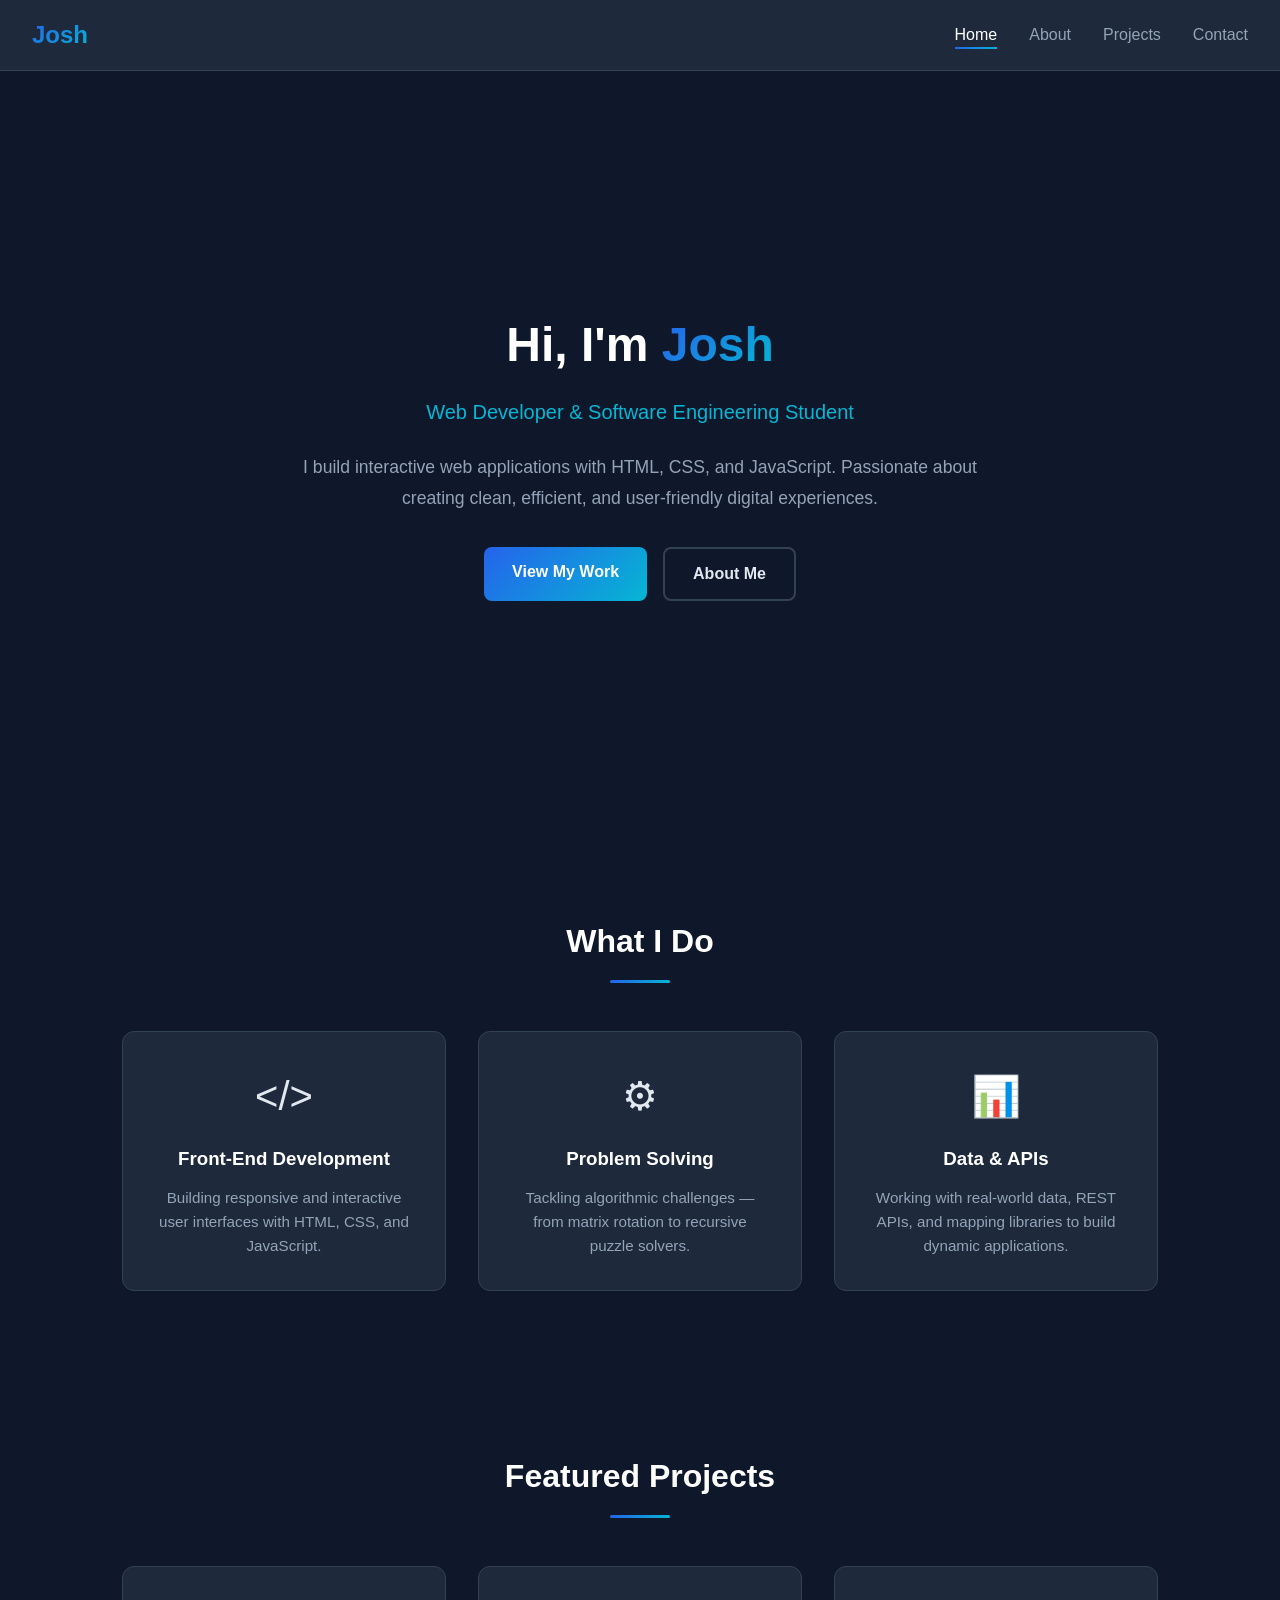
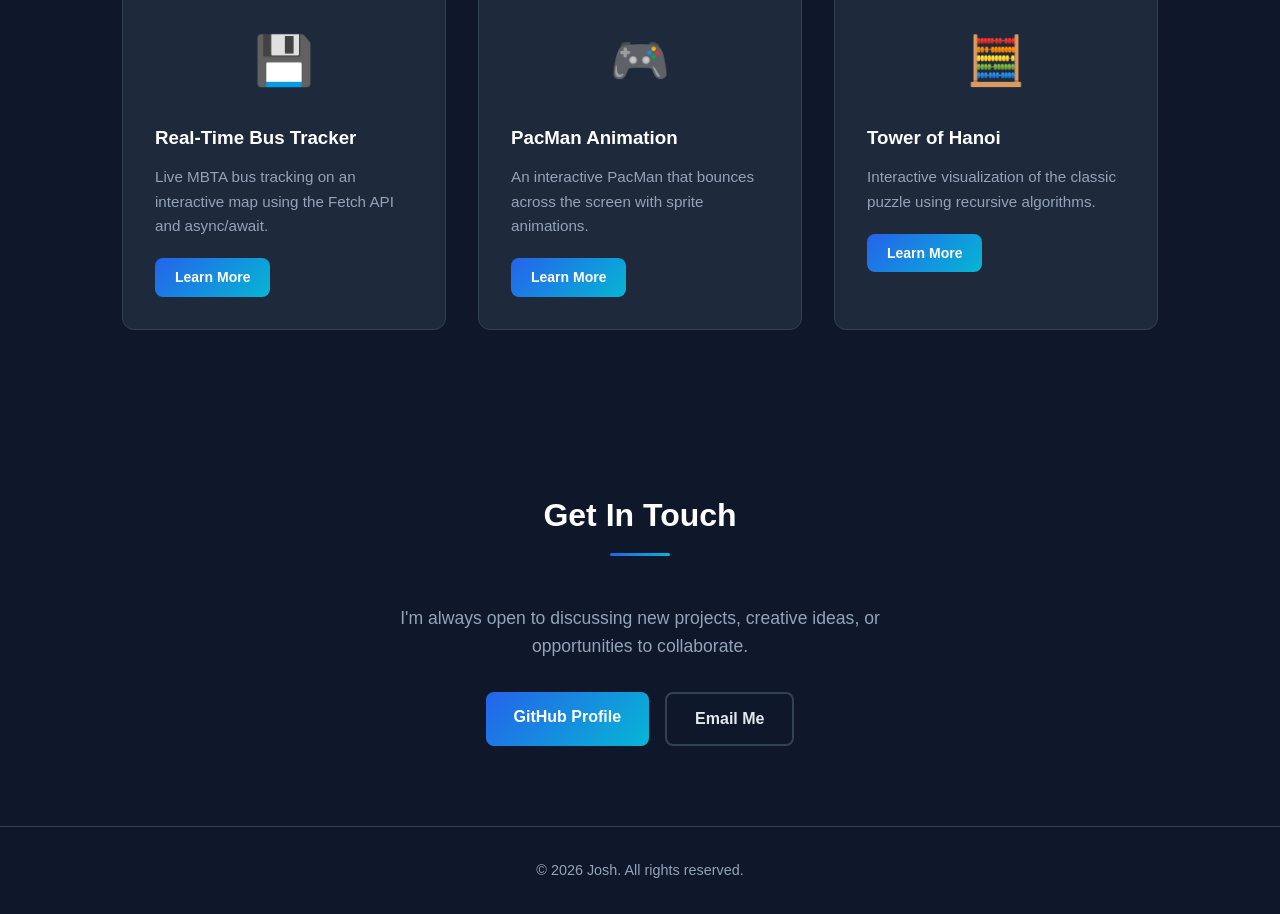
<file: index.html>
<!DOCTYPE html>
<html lang="en">
<head>
  <meta charset="UTF-8">
  <meta name="viewport" content="width=device-width, initial-scale=1.0">
  <title>Josh | Portfolio</title>
  <link rel="stylesheet" href="styles.css">
</head>
<body>

  <!-- Navigation -->
  <nav class="navbar">
    <div class="nav-brand">Josh</div>
    <button class="nav-toggle" aria-label="Toggle navigation">&#9776;</button>
    <ul class="nav-links">
      <li><a href="index.html" class="active">Home</a></li>
      <li><a href="about.html">About</a></li>
      <li><a href="projects.html">Projects</a></li>
      <li><a href="#contact">Contact</a></li>
    </ul>
  </nav>

  <!-- Hero Section -->
  <header class="hero">
    <div class="hero-content">
      <h1>Hi, I'm <span class="highlight">Josh</span></h1>
      <p class="tagline">Web Developer &amp; Software Engineering Student</p>
      <p class="hero-description">
        I build interactive web applications with HTML, CSS, and JavaScript.
        Passionate about creating clean, efficient, and user-friendly digital experiences.
      </p>
      <div class="hero-buttons">
        <a href="projects.html" class="btn btn-primary">View My Work</a>
        <a href="about.html" class="btn btn-secondary">About Me</a>
      </div>
    </div>
  </header>

  <!-- Skills Overview -->
  <section class="section skills-preview">
    <h2 class="section-title">What I Do</h2>
    <div class="skills-grid">
      <div class="skill-card">
        <div class="skill-icon">&#60;/&#62;</div>
        <h3>Front-End Development</h3>
        <p>Building responsive and interactive user interfaces with HTML, CSS, and JavaScript.</p>
      </div>
      <div class="skill-card">
        <div class="skill-icon">&#9881;</div>
        <h3>Problem Solving</h3>
        <p>Tackling algorithmic challenges — from matrix rotation to recursive puzzle solvers.</p>
      </div>
      <div class="skill-card">
        <div class="skill-icon">&#128202;</div>
        <h3>Data &amp; APIs</h3>
        <p>Working with real-world data, REST APIs, and mapping libraries to build dynamic applications.</p>
      </div>
    </div>
  </section>

  <!-- Featured Projects -->
  <section class="section featured-projects">
    <h2 class="section-title">Featured Projects</h2>
    <div class="projects-grid">
      <div class="project-card">
        <div class="project-img-placeholder">&#128190;</div>
        <h3>Real-Time Bus Tracker</h3>
        <p>Live MBTA bus tracking on an interactive map using the Fetch API and async/await.</p>
        <a href="projects.html" class="btn btn-small">Learn More</a>
      </div>
      <div class="project-card">
        <div class="project-img-placeholder">&#127918;</div>
        <h3>PacMan Animation</h3>
        <p>An interactive PacMan that bounces across the screen with sprite animations.</p>
        <a href="projects.html" class="btn btn-small">Learn More</a>
      </div>
      <div class="project-card">
        <div class="project-img-placeholder">&#129518;</div>
        <h3>Tower of Hanoi</h3>
        <p>Interactive visualization of the classic puzzle using recursive algorithms.</p>
        <a href="projects.html" class="btn btn-small">Learn More</a>
      </div>
    </div>
  </section>

  <!-- Contact Section -->
  <section class="section contact" id="contact">
    <h2 class="section-title">Get In Touch</h2>
    <p class="contact-text">
      I'm always open to discussing new projects, creative ideas, or opportunities to collaborate.
    </p>
    <div class="contact-links">
      <a href="https://github.com/joshuamichael44" target="_blank" rel="noopener noreferrer" class="btn btn-primary">
        GitHub Profile
      </a>
      <a href="mailto:afarimichael@aol.com" class="btn btn-secondary">Email Me</a>
    </div>
  </section>

  <!-- Footer -->
  <footer class="footer">
    <p>&copy; 2026 Josh. All rights reserved.</p>
  </footer>

  <script src="script.js"></script>
</body>
</html>
</file>
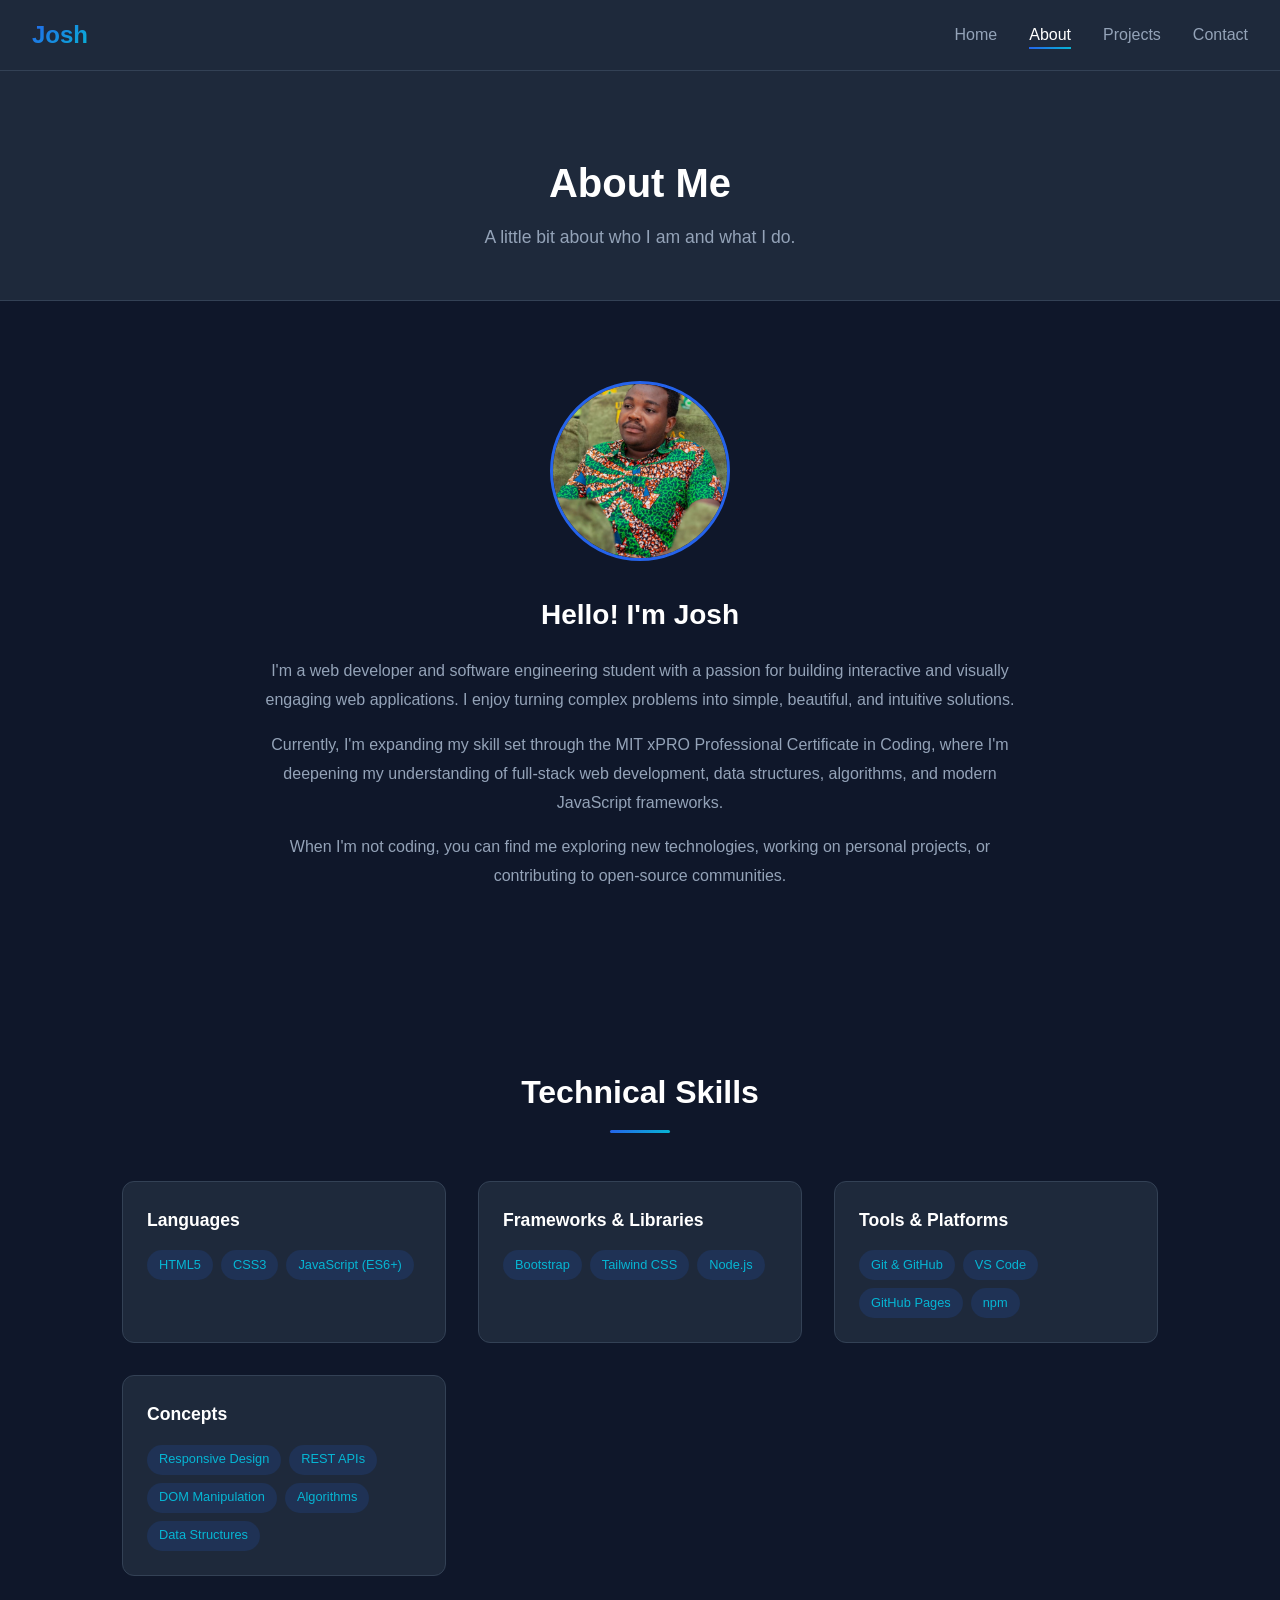
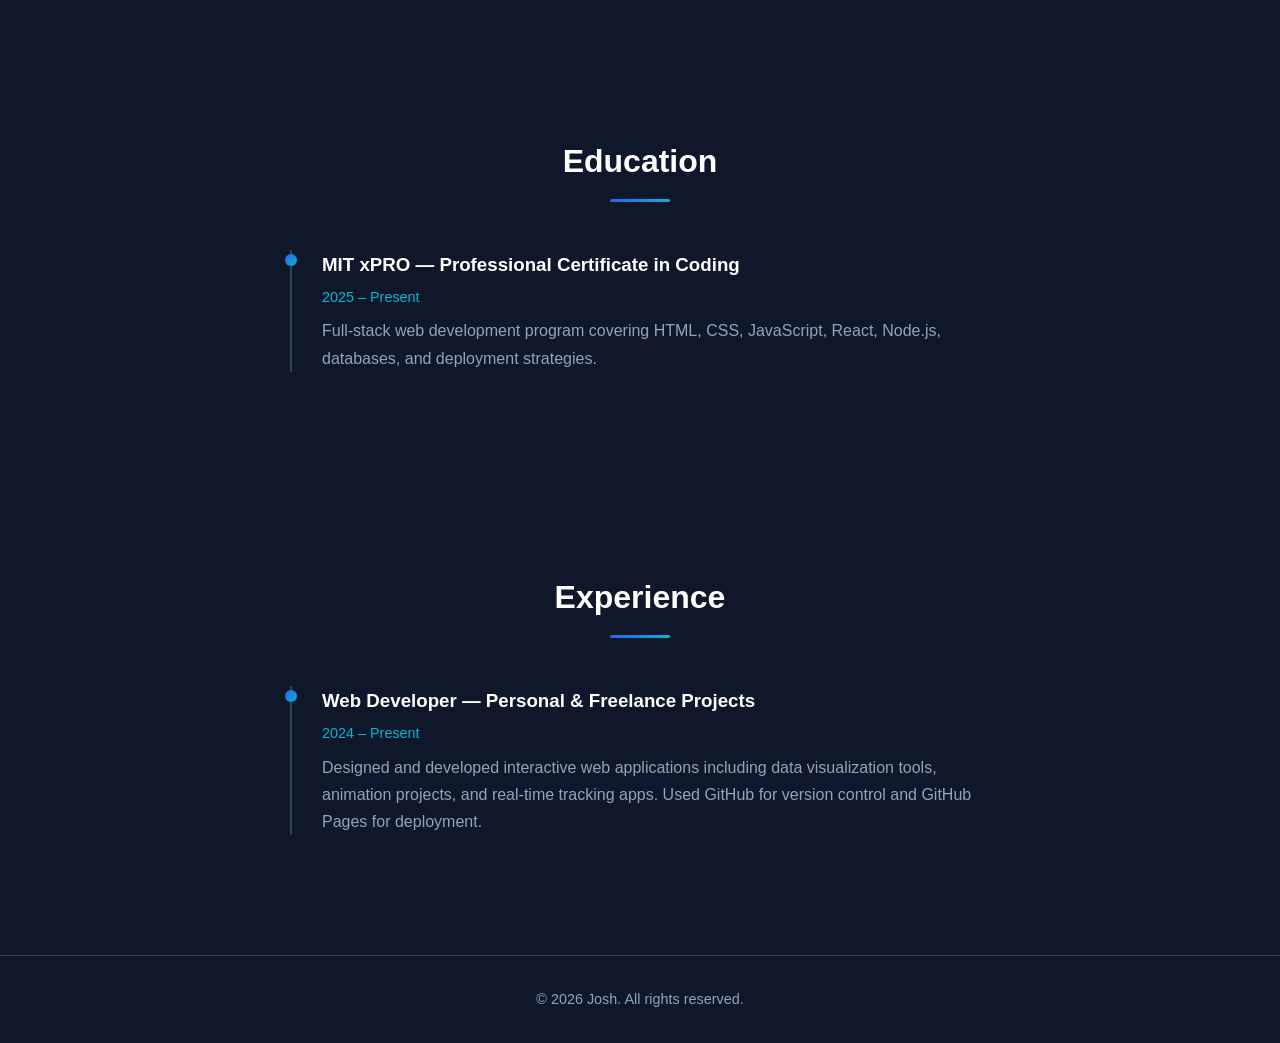
<file: about.html>
<!DOCTYPE html>
<html lang="en">
<head>
  <meta charset="UTF-8">
  <meta name="viewport" content="width=device-width, initial-scale=1.0">
  <title>About | Josh</title>
  <link rel="stylesheet" href="styles.css">
</head>
<body>

  <!-- Navigation -->
  <nav class="navbar">
    <div class="nav-brand">Josh</div>
    <button class="nav-toggle" aria-label="Toggle navigation">&#9776;</button>
    <ul class="nav-links">
      <li><a href="index.html">Home</a></li>
      <li><a href="about.html" class="active">About</a></li>
      <li><a href="projects.html">Projects</a></li>
      <li><a href="index.html#contact">Contact</a></li>
    </ul>
  </nav>

  <!-- About Hero -->
  <header class="page-header">
    <h1>About Me</h1>
    <p>A little bit about who I am and what I do.</p>
  </header>

  <!-- Bio Section -->
  <section class="section about-bio">
    <div class="about-content">
      <div class="profile-photo">
        <img src="Profile.jpeg" alt="Josh's profile photo">
      </div>
      <div class="bio-text">
        <h2>Hello! I'm Josh</h2>
        <p>
          I'm a web developer and software engineering student with a passion for building
          interactive and visually engaging web applications. I enjoy turning complex problems
          into simple, beautiful, and intuitive solutions.
        </p>
        <p>
          Currently, I'm expanding my skill set through the MIT xPRO Professional Certificate
          in Coding, where I'm deepening my understanding of full-stack web development,
          data structures, algorithms, and modern JavaScript frameworks.
        </p>
        <p>
          When I'm not coding, you can find me exploring new technologies, working on personal
          projects, or contributing to open-source communities.
        </p>
      </div>
    </div>
  </section>

  <!-- Skills Section -->
  <section class="section skills-section">
    <h2 class="section-title">Technical Skills</h2>
    <div class="skills-container">
      <div class="skill-category">
        <h3>Languages</h3>
        <div class="skill-tags">
          <span class="tag">HTML5</span>
          <span class="tag">CSS3</span>
          <span class="tag">JavaScript (ES6+)</span>
        </div>
      </div>
      <div class="skill-category">
        <h3>Frameworks &amp; Libraries</h3>
        <div class="skill-tags">
          <span class="tag">Bootstrap</span>
          <span class="tag">Tailwind CSS</span>
          <span class="tag">Node.js</span>
        </div>
      </div>
      <div class="skill-category">
        <h3>Tools &amp; Platforms</h3>
        <div class="skill-tags">
          <span class="tag">Git &amp; GitHub</span>
          <span class="tag">VS Code</span>
          <span class="tag">GitHub Pages</span>
          <span class="tag">npm</span>
        </div>
      </div>
      <div class="skill-category">
        <h3>Concepts</h3>
        <div class="skill-tags">
          <span class="tag">Responsive Design</span>
          <span class="tag">REST APIs</span>
          <span class="tag">DOM Manipulation</span>
          <span class="tag">Algorithms</span>
          <span class="tag">Data Structures</span>
        </div>
      </div>
    </div>
  </section>

  <!-- Education Section -->
  <section class="section education-section">
    <h2 class="section-title">Education</h2>
    <div class="timeline">
      <div class="timeline-item">
        <div class="timeline-marker"></div>
        <div class="timeline-content">
          <h3>MIT xPRO — Professional Certificate in Coding</h3>
          <span class="timeline-date">2025 – Present</span>
          <p>
            Full-stack web development program covering HTML, CSS, JavaScript, React,
            Node.js, databases, and deployment strategies.
          </p>
        </div>
      </div>
    </div>
  </section>

  <!-- Work Experience Section -->
  <section class="section experience-section">
    <h2 class="section-title">Experience</h2>
    <div class="timeline">
      <div class="timeline-item">
        <div class="timeline-marker"></div>
        <div class="timeline-content">
          <h3>Web Developer — Personal &amp; Freelance Projects</h3>
          <span class="timeline-date">2024 – Present</span>
          <p>
            Designed and developed interactive web applications including data
            visualization tools, animation projects, and real-time tracking apps.
            Used GitHub for version control and GitHub Pages for deployment.
          </p>
        </div>
      </div>
    </div>
  </section>

  <!-- Footer -->
  <footer class="footer">
    <p>&copy; 2026 Josh. All rights reserved.</p>
  </footer>

  <script src="script.js"></script>
</body>
</html>
</file>
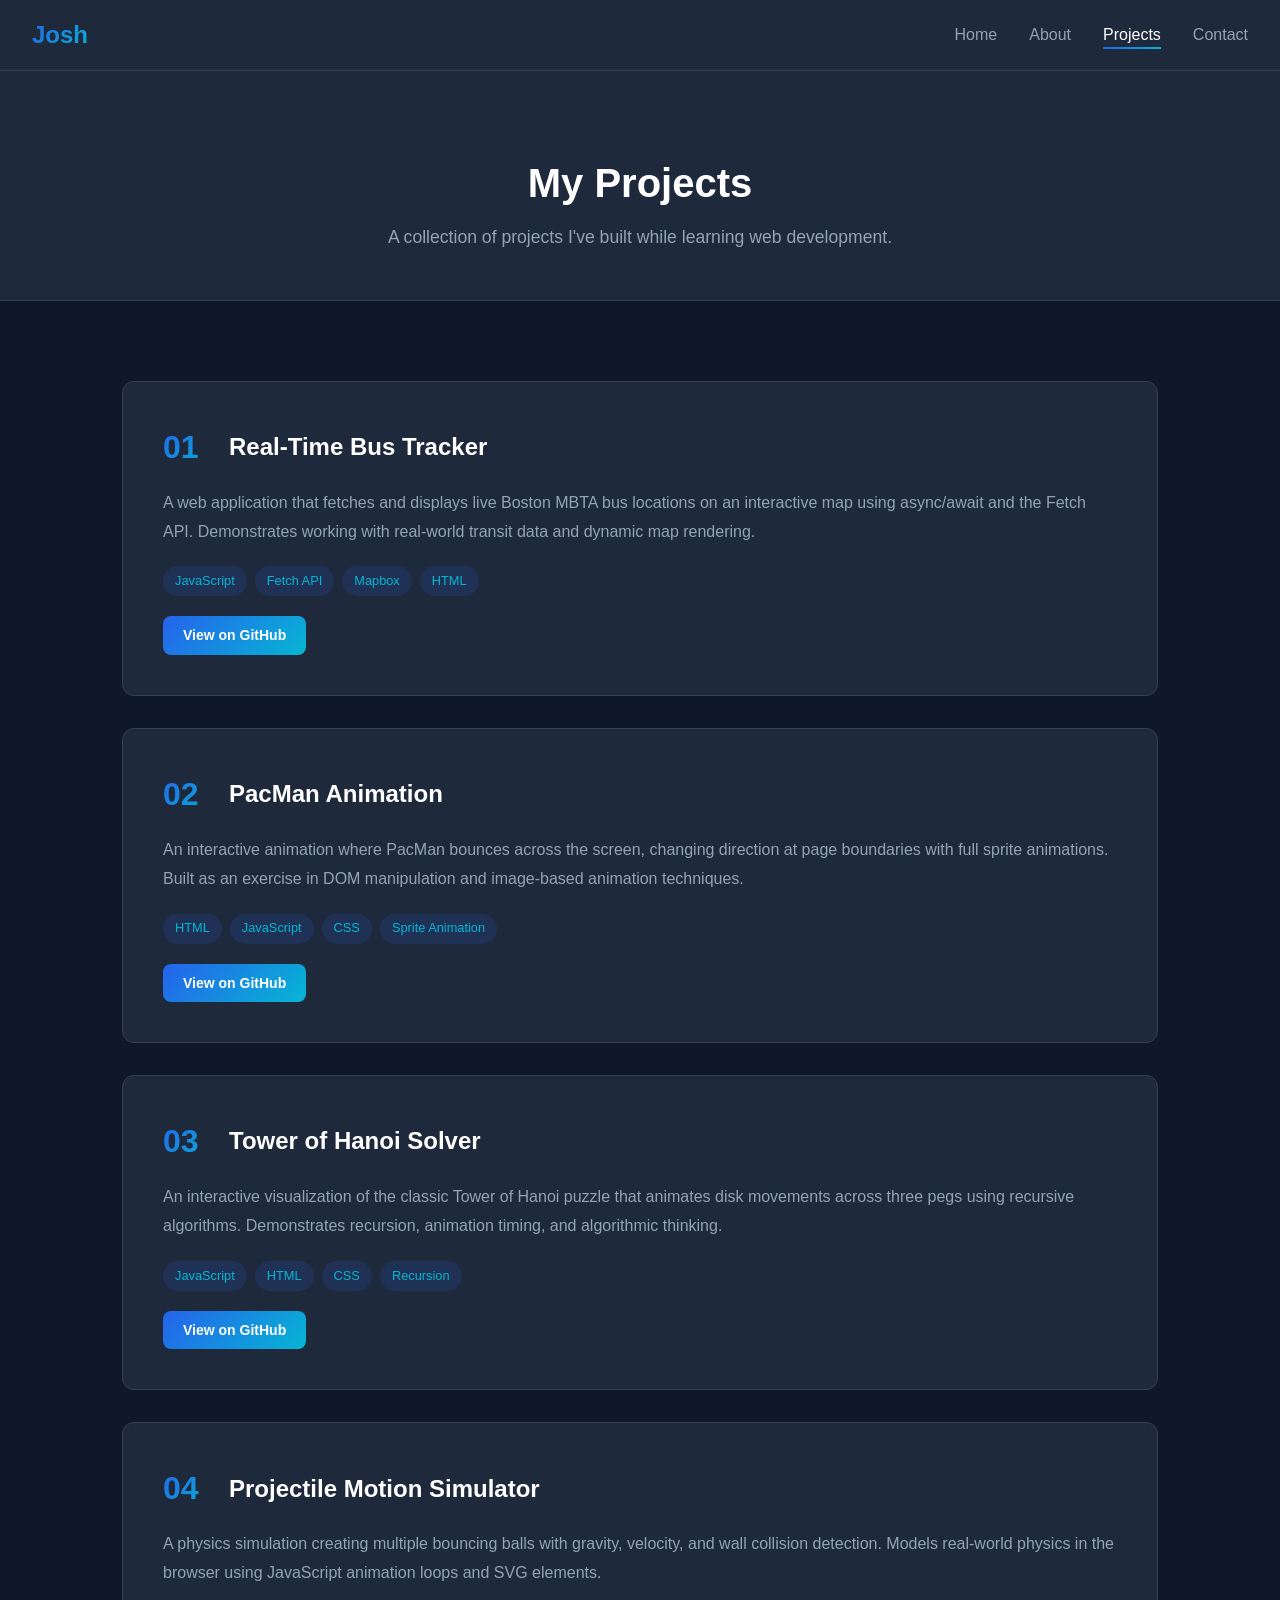
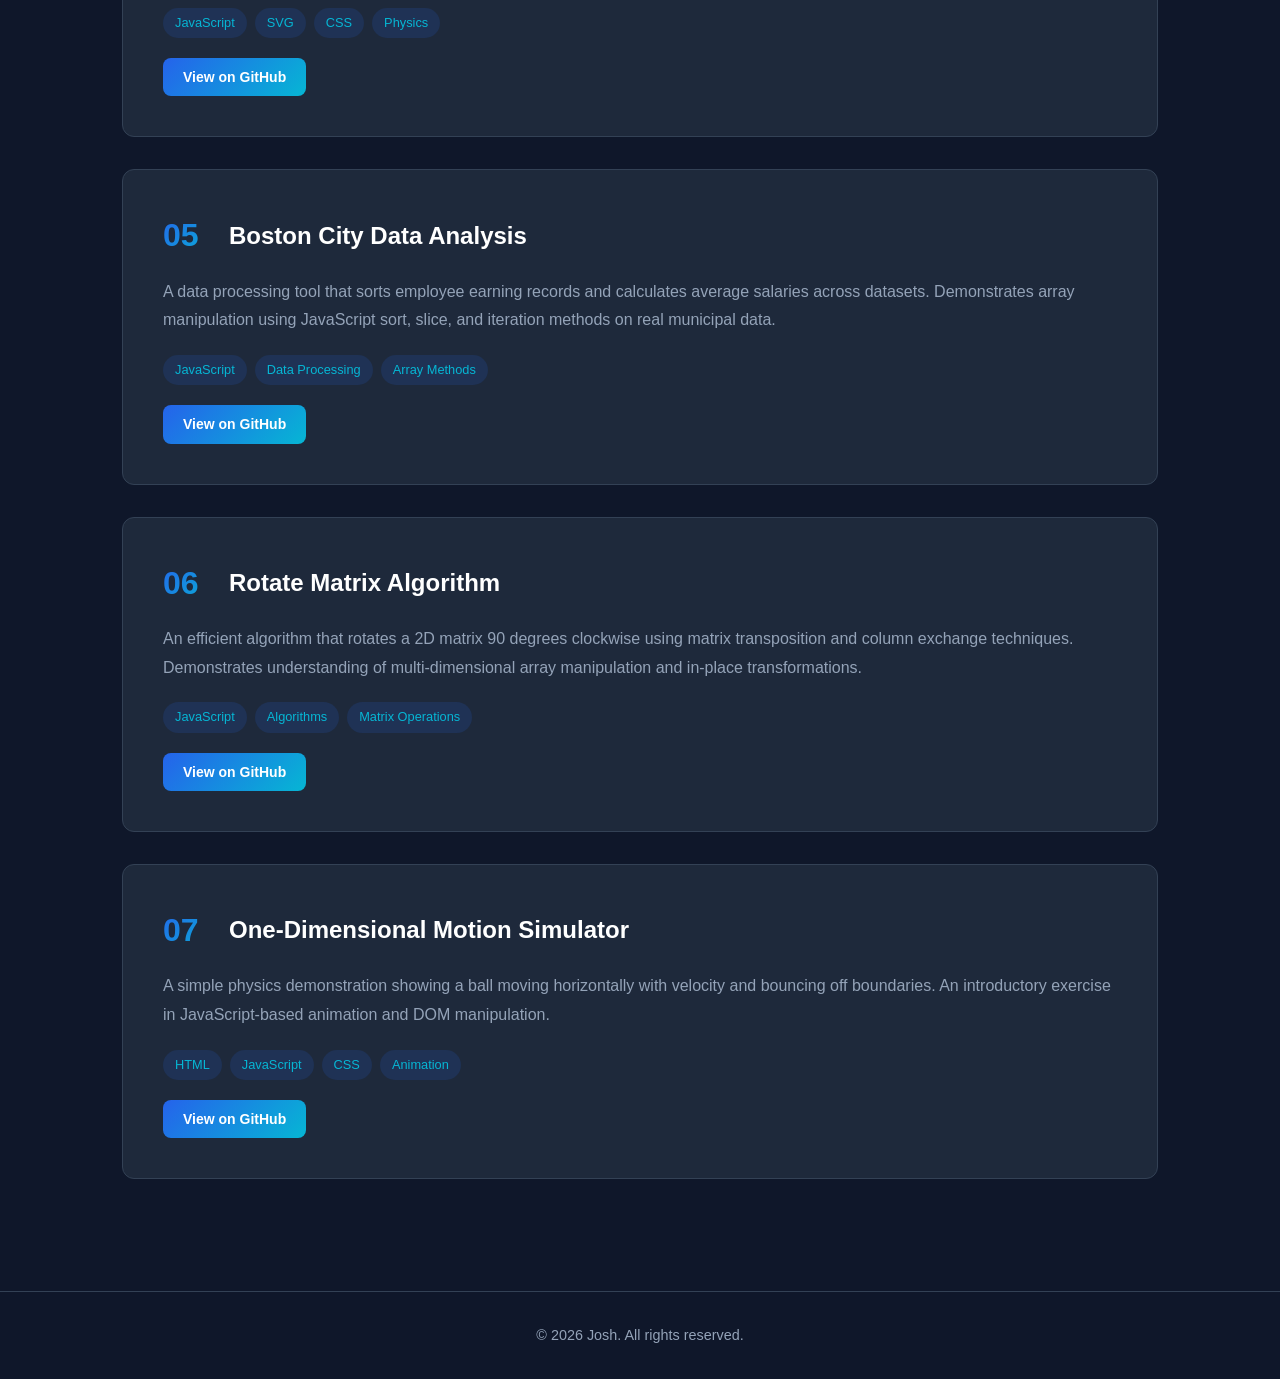
<file: projects.html>
<!DOCTYPE html>
<html lang="en">
<head>
  <meta charset="UTF-8">
  <meta name="viewport" content="width=device-width, initial-scale=1.0">
  <title>Projects | Josh</title>
  <link rel="stylesheet" href="styles.css">
</head>
<body>

  <!-- Navigation -->
  <nav class="navbar">
    <div class="nav-brand">Josh</div>
    <button class="nav-toggle" aria-label="Toggle navigation">&#9776;</button>
    <ul class="nav-links">
      <li><a href="index.html">Home</a></li>
      <li><a href="about.html">About</a></li>
      <li><a href="projects.html" class="active">Projects</a></li>
      <li><a href="index.html#contact">Contact</a></li>
    </ul>
  </nav>

  <!-- Page Header -->
  <header class="page-header">
    <h1>My Projects</h1>
    <p>A collection of projects I've built while learning web development.</p>
  </header>

  <!-- Projects Section -->
  <section class="section all-projects">

    <!-- Project 1 -->
    <div class="project-detail-card">
      <div class="project-detail-header">
        <div class="project-number">01</div>
        <h2>Real-Time Bus Tracker</h2>
      </div>
      <p>
        A web application that fetches and displays live Boston MBTA bus locations on an
        interactive map using async/await and the Fetch API. Demonstrates working with
        real-world transit data and dynamic map rendering.
      </p>
      <div class="tech-stack">
        <span class="tag">JavaScript</span>
        <span class="tag">Fetch API</span>
        <span class="tag">Mapbox</span>
        <span class="tag">HTML</span>
      </div>
      <div class="project-links">
        <a href="https://github.com/joshuamichael44" target="_blank" rel="noopener noreferrer" class="btn btn-small">View on GitHub</a>
      </div>
    </div>

    <!-- Project 2 -->
    <div class="project-detail-card">
      <div class="project-detail-header">
        <div class="project-number">02</div>
        <h2>PacMan Animation</h2>
      </div>
      <p>
        An interactive animation where PacMan bounces across the screen, changing direction
        at page boundaries with full sprite animations. Built as an exercise in DOM manipulation
        and image-based animation techniques.
      </p>
      <div class="tech-stack">
        <span class="tag">HTML</span>
        <span class="tag">JavaScript</span>
        <span class="tag">CSS</span>
        <span class="tag">Sprite Animation</span>
      </div>
      <div class="project-links">
        <a href="https://github.com/joshuamichael44" target="_blank" rel="noopener noreferrer" class="btn btn-small">View on GitHub</a>
      </div>
    </div>

    <!-- Project 3 -->
    <div class="project-detail-card">
      <div class="project-detail-header">
        <div class="project-number">03</div>
        <h2>Tower of Hanoi Solver</h2>
      </div>
      <p>
        An interactive visualization of the classic Tower of Hanoi puzzle that animates disk
        movements across three pegs using recursive algorithms. Demonstrates recursion,
        animation timing, and algorithmic thinking.
      </p>
      <div class="tech-stack">
        <span class="tag">JavaScript</span>
        <span class="tag">HTML</span>
        <span class="tag">CSS</span>
        <span class="tag">Recursion</span>
      </div>
      <div class="project-links">
        <a href="https://github.com/joshuamichael44" target="_blank" rel="noopener noreferrer" class="btn btn-small">View on GitHub</a>
      </div>
    </div>

    <!-- Project 4 -->
    <div class="project-detail-card">
      <div class="project-detail-header">
        <div class="project-number">04</div>
        <h2>Projectile Motion Simulator</h2>
      </div>
      <p>
        A physics simulation creating multiple bouncing balls with gravity, velocity, and
        wall collision detection. Models real-world physics in the browser using
        JavaScript animation loops and SVG elements.
      </p>
      <div class="tech-stack">
        <span class="tag">JavaScript</span>
        <span class="tag">SVG</span>
        <span class="tag">CSS</span>
        <span class="tag">Physics</span>
      </div>
      <div class="project-links">
        <a href="https://github.com/joshuamichael44" target="_blank" rel="noopener noreferrer" class="btn btn-small">View on GitHub</a>
      </div>
    </div>

    <!-- Project 5 -->
    <div class="project-detail-card">
      <div class="project-detail-header">
        <div class="project-number">05</div>
        <h2>Boston City Data Analysis</h2>
      </div>
      <p>
        A data processing tool that sorts employee earning records and calculates average
        salaries across datasets. Demonstrates array manipulation using JavaScript sort,
        slice, and iteration methods on real municipal data.
      </p>
      <div class="tech-stack">
        <span class="tag">JavaScript</span>
        <span class="tag">Data Processing</span>
        <span class="tag">Array Methods</span>
      </div>
      <div class="project-links">
        <a href="https://github.com/joshuamichael44" target="_blank" rel="noopener noreferrer" class="btn btn-small">View on GitHub</a>
      </div>
    </div>

    <!-- Project 6 -->
    <div class="project-detail-card">
      <div class="project-detail-header">
        <div class="project-number">06</div>
        <h2>Rotate Matrix Algorithm</h2>
      </div>
      <p>
        An efficient algorithm that rotates a 2D matrix 90 degrees clockwise using matrix
        transposition and column exchange techniques. Demonstrates understanding of
        multi-dimensional array manipulation and in-place transformations.
      </p>
      <div class="tech-stack">
        <span class="tag">JavaScript</span>
        <span class="tag">Algorithms</span>
        <span class="tag">Matrix Operations</span>
      </div>
      <div class="project-links">
        <a href="https://github.com/joshuamichael44" target="_blank" rel="noopener noreferrer" class="btn btn-small">View on GitHub</a>
      </div>
    </div>

    <!-- Project 7 -->
    <div class="project-detail-card">
      <div class="project-detail-header">
        <div class="project-number">07</div>
        <h2>One-Dimensional Motion Simulator</h2>
      </div>
      <p>
        A simple physics demonstration showing a ball moving horizontally with velocity
        and bouncing off boundaries. An introductory exercise in JavaScript-based animation
        and DOM manipulation.
      </p>
      <div class="tech-stack">
        <span class="tag">HTML</span>
        <span class="tag">JavaScript</span>
        <span class="tag">CSS</span>
        <span class="tag">Animation</span>
      </div>
      <div class="project-links">
        <a href="https://github.com/joshuamichael44/" target="_blank" rel="noopener noreferrer" class="btn btn-small">View on GitHub</a>
      </div>
    </div>

  </section>

  <!-- Footer -->
  <footer class="footer">
    <p>&copy; 2026 Josh. All rights reserved.</p>
  </footer>

  <script src="script.js"></script>
</body>
</html>
</file>
<file: styles.css>
/* ===== CSS Reset & Base ===== */
*,
*::before,
*::after {
  margin: 0;
  padding: 0;
  box-sizing: border-box;
}

:root {
  --primary: #2563eb;
  --primary-dark: #1d4ed8;
  --accent: #06b6d4;
  --bg: #0f172a;
  --bg-light: #1e293b;
  --bg-card: #1e293b;
  --text: #e2e8f0;
  --text-muted: #94a3b8;
  --border: #334155;
  --white: #ffffff;
  --gradient: linear-gradient(135deg, var(--primary), var(--accent));
}

html {
  scroll-behavior: smooth;
}

body {
  font-family: 'Segoe UI', Tahoma, Geneva, Verdana, sans-serif;
  background-color: var(--bg);
  color: var(--text);
  line-height: 1.6;
}

a {
  text-decoration: none;
  color: inherit;
}

ul {
  list-style: none;
}

img {
  max-width: 100%;
  display: block;
}

/* ===== Navbar ===== */
.navbar {
  display: flex;
  align-items: center;
  justify-content: space-between;
  padding: 1rem 2rem;
  background-color: var(--bg-light);
  border-bottom: 1px solid var(--border);
  position: sticky;
  top: 0;
  z-index: 1000;
}

.nav-brand {
  font-size: 1.5rem;
  font-weight: 700;
  background: var(--gradient);
  -webkit-background-clip: text;
  background-clip: text;
  -webkit-text-fill-color: transparent;
}

.nav-toggle {
  display: none;
  background: none;
  border: none;
  color: var(--text);
  font-size: 1.5rem;
  cursor: pointer;
}

.nav-links {
  display: flex;
  gap: 2rem;
}

.nav-links a {
  color: var(--text-muted);
  font-weight: 500;
  transition: color 0.3s;
  padding: 0.25rem 0;
  position: relative;
}

.nav-links a::after {
  content: '';
  position: absolute;
  bottom: -2px;
  left: 0;
  width: 0;
  height: 2px;
  background: var(--gradient);
  transition: width 0.3s;
}

.nav-links a:hover,
.nav-links a.active {
  color: var(--white);
}

.nav-links a:hover::after,
.nav-links a.active::after {
  width: 100%;
}

/* ===== Hero Section ===== */
.hero {
  display: flex;
  align-items: center;
  justify-content: center;
  min-height: 85vh;
  padding: 4rem 2rem;
  text-align: center;
}

.hero-content {
  max-width: 700px;
}

.hero h1 {
  font-size: 3rem;
  margin-bottom: 0.75rem;
  color: var(--white);
}

.highlight {
  background: var(--gradient);
  -webkit-background-clip: text;
  background-clip: text;
  -webkit-text-fill-color: transparent;
}

.tagline {
  font-size: 1.25rem;
  color: var(--accent);
  margin-bottom: 1.5rem;
  font-weight: 500;
}

.hero-description {
  color: var(--text-muted);
  font-size: 1.1rem;
  margin-bottom: 2rem;
  line-height: 1.8;
}

.hero-buttons {
  display: flex;
  gap: 1rem;
  justify-content: center;
  flex-wrap: wrap;
}

/* ===== Page Header (inner pages) ===== */
.page-header {
  text-align: center;
  padding: 5rem 2rem 3rem;
  background: var(--bg-light);
  border-bottom: 1px solid var(--border);
}

.page-header h1 {
  font-size: 2.5rem;
  color: var(--white);
  margin-bottom: 0.5rem;
}

.page-header p {
  color: var(--text-muted);
  font-size: 1.1rem;
}

/* ===== Buttons ===== */
.btn {
  display: inline-block;
  padding: 0.75rem 1.75rem;
  border-radius: 8px;
  font-weight: 600;
  font-size: 1rem;
  transition: transform 0.2s, box-shadow 0.2s;
  cursor: pointer;
}

.btn:hover {
  transform: translateY(-2px);
  box-shadow: 0 4px 15px rgba(37, 99, 235, 0.3);
}

.btn-primary {
  background: var(--gradient);
  color: var(--white);
}

.btn-secondary {
  background: transparent;
  color: var(--text);
  border: 2px solid var(--border);
}

.btn-secondary:hover {
  border-color: var(--primary);
  color: var(--white);
}

.btn-small {
  padding: 0.5rem 1.25rem;
  font-size: 0.875rem;
  background: var(--gradient);
  color: var(--white);
}

/* ===== Sections ===== */
.section {
  padding: 5rem 2rem;
  max-width: 1100px;
  margin: 0 auto;
}

.section-title {
  font-size: 2rem;
  text-align: center;
  margin-bottom: 3rem;
  color: var(--white);
  position: relative;
}

.section-title::after {
  content: '';
  display: block;
  width: 60px;
  height: 3px;
  background: var(--gradient);
  margin: 0.75rem auto 0;
  border-radius: 2px;
}

/* ===== Skills Grid (Home) ===== */
.skills-grid {
  display: grid;
  grid-template-columns: repeat(auto-fit, minmax(280px, 1fr));
  gap: 2rem;
}

.skill-card {
  background: var(--bg-card);
  border: 1px solid var(--border);
  border-radius: 12px;
  padding: 2rem;
  text-align: center;
  transition: transform 0.3s, border-color 0.3s;
}

.skill-card:hover {
  transform: translateY(-5px);
  border-color: var(--primary);
}

.skill-icon {
  font-size: 2.5rem;
  margin-bottom: 1rem;
}

.skill-card h3 {
  color: var(--white);
  margin-bottom: 0.75rem;
}

.skill-card p {
  color: var(--text-muted);
  font-size: 0.95rem;
}

/* ===== Projects Grid (Home) ===== */
.projects-grid {
  display: grid;
  grid-template-columns: repeat(auto-fit, minmax(300px, 1fr));
  gap: 2rem;
}

.project-card {
  background: var(--bg-card);
  border: 1px solid var(--border);
  border-radius: 12px;
  padding: 2rem;
  transition: transform 0.3s, border-color 0.3s;
}

.project-card:hover {
  transform: translateY(-5px);
  border-color: var(--accent);
}

.project-img-placeholder {
  font-size: 3rem;
  text-align: center;
  padding: 1.5rem 0;
}

.project-card h3 {
  color: var(--white);
  margin-bottom: 0.75rem;
}

.project-card p {
  color: var(--text-muted);
  font-size: 0.95rem;
  margin-bottom: 1.25rem;
}

/* ===== Project Detail Cards (Projects page) ===== */
.project-detail-card {
  background: var(--bg-card);
  border: 1px solid var(--border);
  border-radius: 12px;
  padding: 2.5rem;
  margin-bottom: 2rem;
  transition: border-color 0.3s;
}

.project-detail-card:hover {
  border-color: var(--primary);
}

.project-detail-header {
  display: flex;
  align-items: center;
  gap: 1rem;
  margin-bottom: 1rem;
}

.project-number {
  font-size: 2rem;
  font-weight: 800;
  background: var(--gradient);
  -webkit-background-clip: text;
  background-clip: text;
  -webkit-text-fill-color: transparent;
  min-width: 50px;
}

.project-detail-header h2 {
  color: var(--white);
  font-size: 1.5rem;
}

.project-detail-card p {
  color: var(--text-muted);
  margin-bottom: 1.25rem;
  line-height: 1.8;
}

.tech-stack {
  display: flex;
  flex-wrap: wrap;
  gap: 0.5rem;
  margin-bottom: 1.25rem;
}

.project-links {
  display: flex;
  gap: 0.75rem;
}

/* ===== Tags ===== */
.tag {
  display: inline-block;
  background: rgba(37, 99, 235, 0.15);
  color: var(--accent);
  padding: 0.3rem 0.75rem;
  border-radius: 20px;
  font-size: 0.8rem;
  font-weight: 500;
}

/* ===== About Page ===== */
.about-content {
  max-width: 750px;
  margin: 0 auto;
  text-align: center;
}

.profile-photo {
  margin-bottom: 2rem;
}

.profile-photo img {
  width: 180px;
  height: 180px;
  border-radius: 50%;
  object-fit: cover;
  border: 3px solid var(--primary);
  margin: 0 auto;
}

.bio-text h2 {
  color: var(--white);
  font-size: 1.75rem;
  margin-bottom: 1.25rem;
}

.bio-text p {
  color: var(--text-muted);
  margin-bottom: 1rem;
  line-height: 1.8;
}

/* ===== Skills Section (About) ===== */
.skills-container {
  display: grid;
  grid-template-columns: repeat(auto-fit, minmax(240px, 1fr));
  gap: 2rem;
}

.skill-category {
  background: var(--bg-card);
  border: 1px solid var(--border);
  border-radius: 12px;
  padding: 1.5rem;
}

.skill-category h3 {
  color: var(--white);
  margin-bottom: 1rem;
  font-size: 1.1rem;
}

.skill-tags {
  display: flex;
  flex-wrap: wrap;
  gap: 0.5rem;
}

/* ===== Timeline (Education & Experience) ===== */
.timeline {
  max-width: 700px;
  margin: 0 auto;
  position: relative;
  padding-left: 2rem;
}

.timeline::before {
  content: '';
  position: absolute;
  left: 0;
  top: 0;
  bottom: 0;
  width: 2px;
  background: var(--border);
}

.timeline-item {
  position: relative;
  margin-bottom: 2.5rem;
}

.timeline-marker {
  position: absolute;
  left: -2rem;
  top: 0.25rem;
  width: 12px;
  height: 12px;
  border-radius: 50%;
  background: var(--gradient);
  transform: translateX(-5px);
}

.timeline-content h3 {
  color: var(--white);
  margin-bottom: 0.25rem;
}

.timeline-date {
  color: var(--accent);
  font-size: 0.9rem;
  font-weight: 500;
}

.timeline-content p {
  color: var(--text-muted);
  margin-top: 0.5rem;
  line-height: 1.7;
}

/* ===== Contact Section ===== */
.contact {
  text-align: center;
}

.contact-text {
  color: var(--text-muted);
  font-size: 1.1rem;
  max-width: 550px;
  margin: 0 auto 2rem;
}

.contact-links {
  display: flex;
  gap: 1rem;
  justify-content: center;
  flex-wrap: wrap;
}

/* ===== Footer ===== */
.footer {
  text-align: center;
  padding: 2rem;
  border-top: 1px solid var(--border);
  color: var(--text-muted);
  font-size: 0.9rem;
}

/* ===== Mobile Responsive ===== */
@media (max-width: 768px) {
  .nav-toggle {
    display: block;
  }

  .nav-links {
    display: none;
    flex-direction: column;
    position: absolute;
    top: 100%;
    left: 0;
    right: 0;
    background: var(--bg-light);
    border-bottom: 1px solid var(--border);
    padding: 1rem 2rem;
    gap: 1rem;
  }

  .nav-links.open {
    display: flex;
  }

  .hero h1 {
    font-size: 2.25rem;
  }

  .tagline {
    font-size: 1.1rem;
  }

  .section {
    padding: 3rem 1.5rem;
  }

  .section-title {
    font-size: 1.75rem;
  }

  .project-detail-header {
    flex-direction: column;
    align-items: flex-start;
    gap: 0.25rem;
  }

  .page-header {
    padding: 4rem 1.5rem 2rem;
  }

  .page-header h1 {
    font-size: 2rem;
  }
}

@media (max-width: 480px) {
  .hero h1 {
    font-size: 1.75rem;
  }

  .hero-buttons {
    flex-direction: column;
    align-items: center;
  }

  .contact-links {
    flex-direction: column;
    align-items: center;
  }
}
</file>
